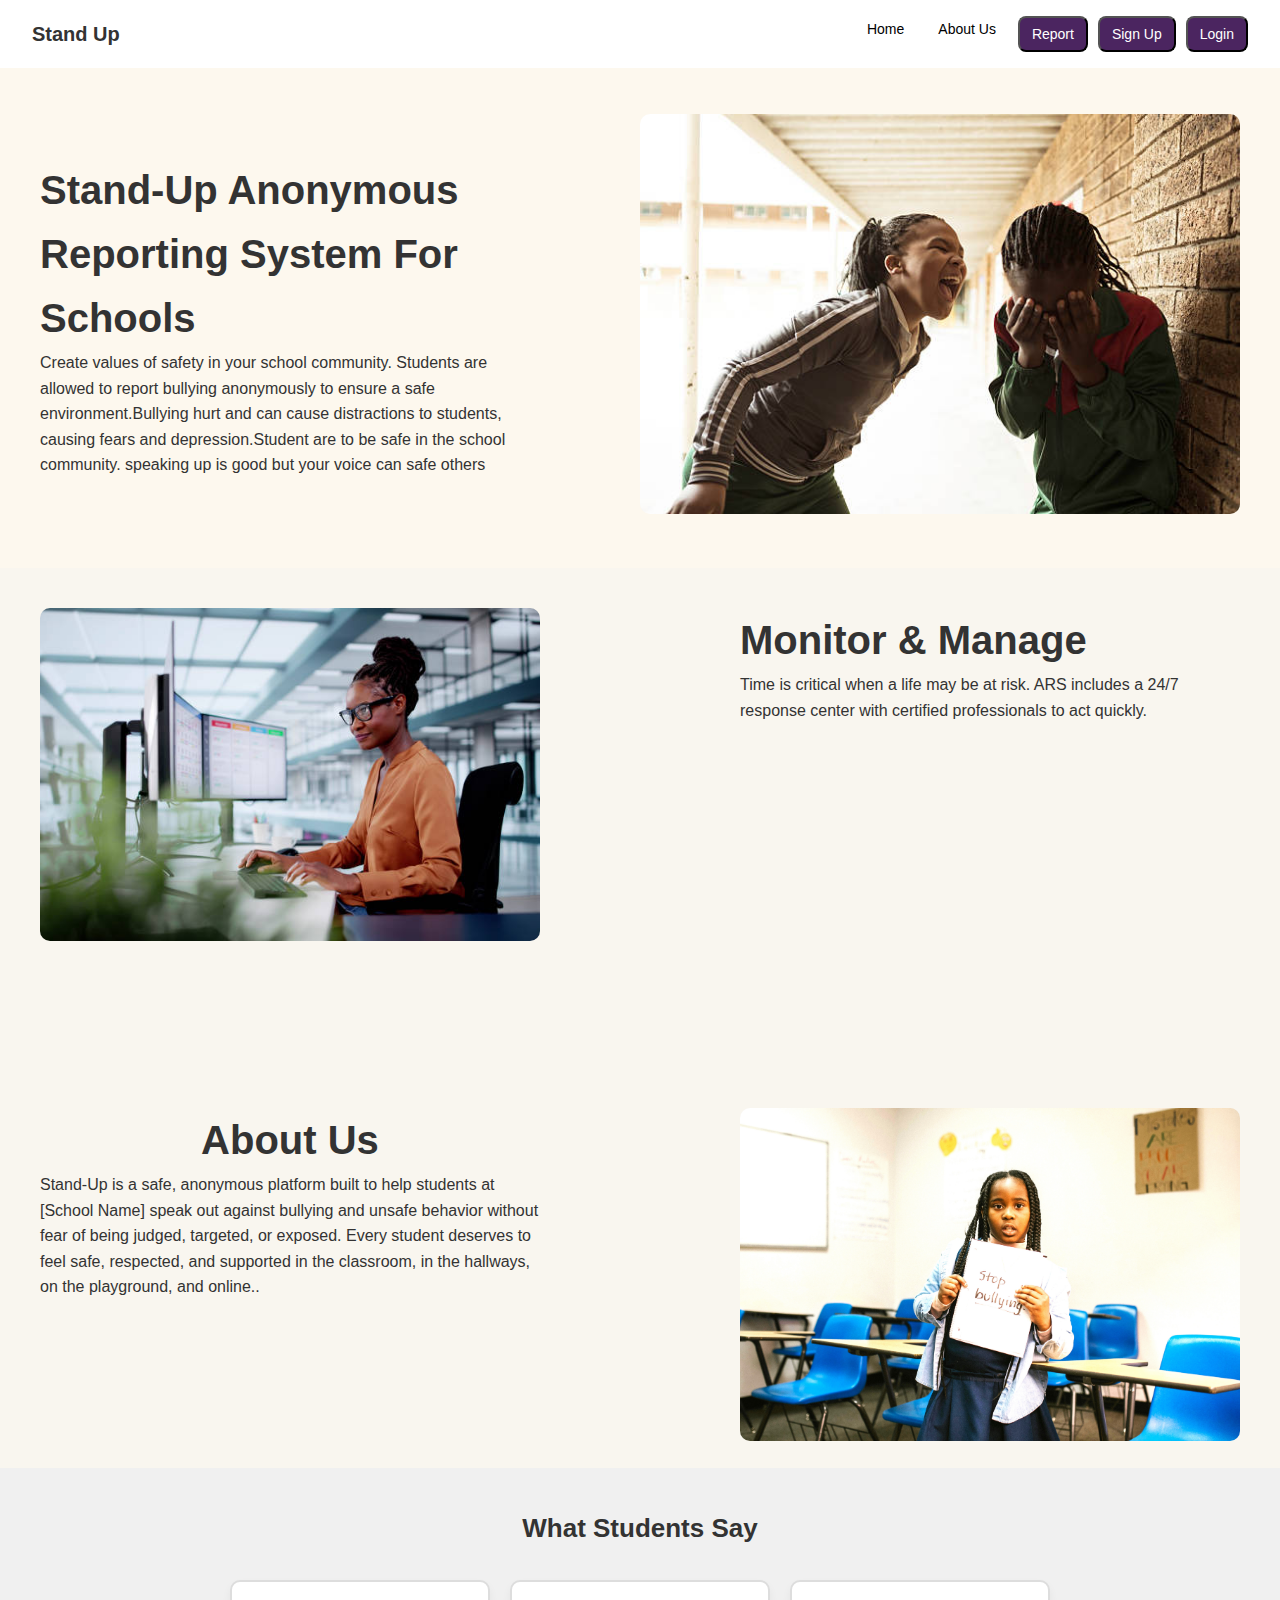
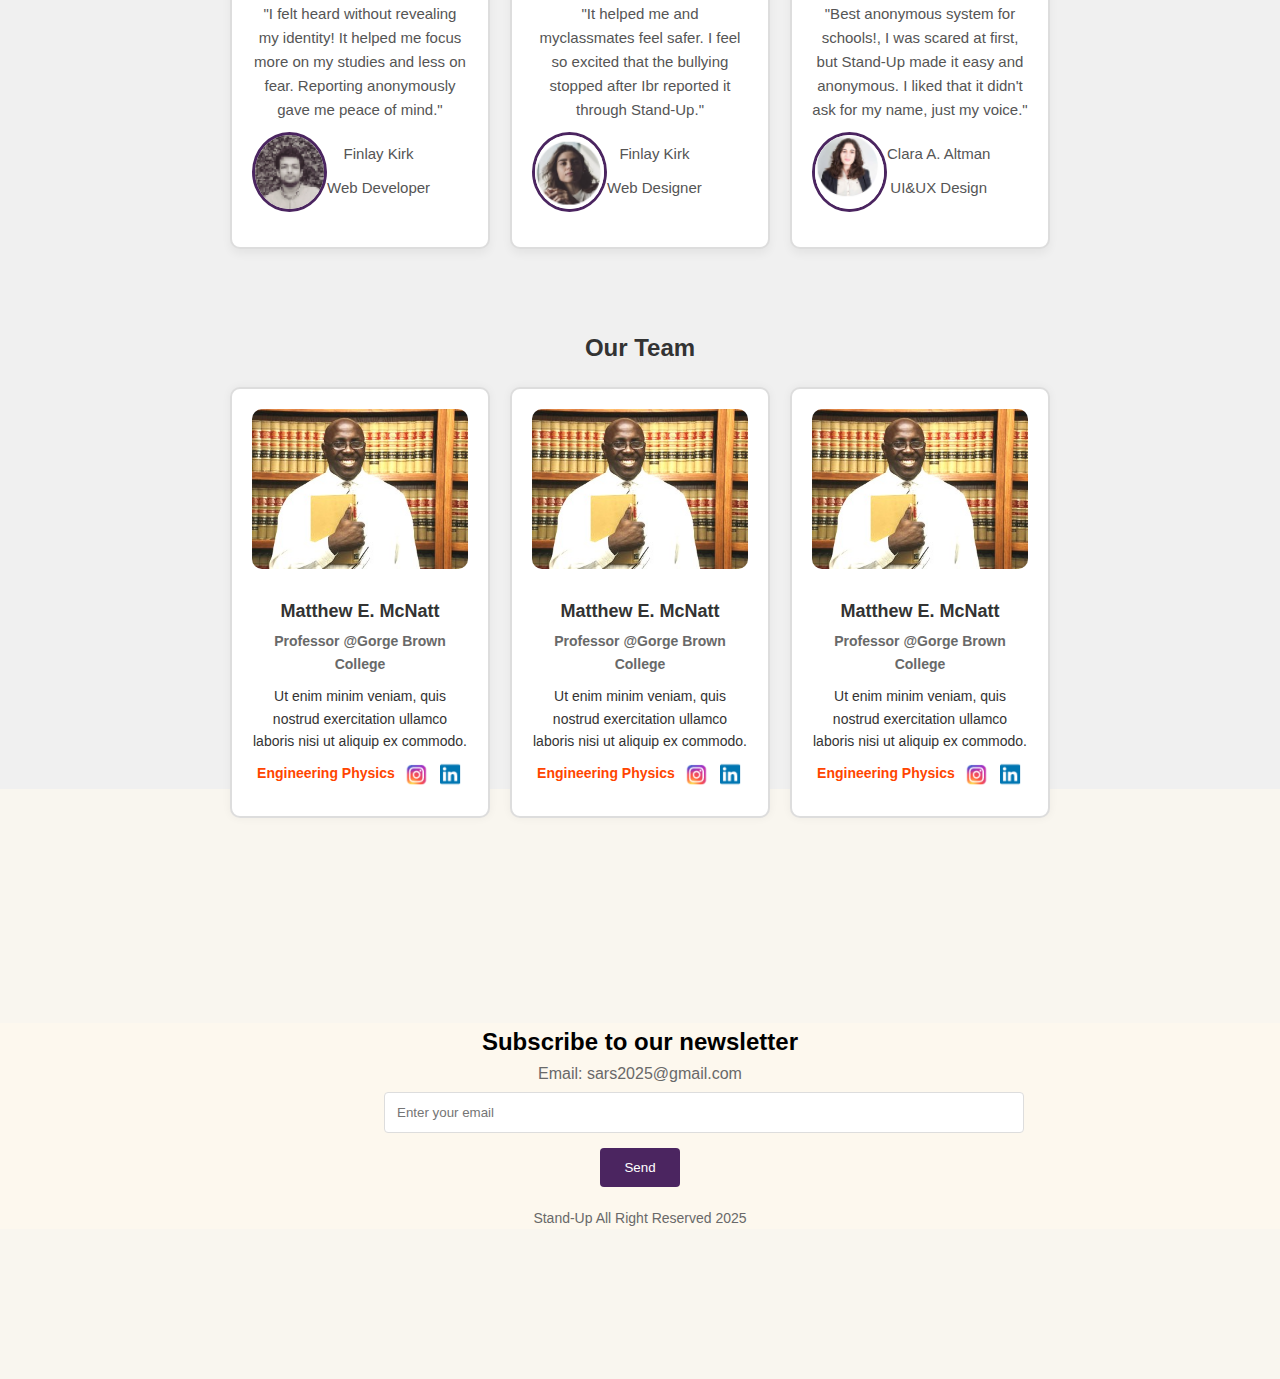
<file: index.html>
<!DOCTYPE html>
<html lang="en">
    <head>
        <meta charset="UTF-8" />
        <meta name="viewport" content="width=device-width, initial-scale=1.0"/>
        <title>Stand-Up | Anonymous Reporting</title>
        <link rel="stylesheet" href="./style.css">
    </head>
    <body>

        <header>
            <div class="logo">Stand Up</div>
            <div class="navs">
            <div><a href="./index.html">Home</a></div>
            <div><a href="./aboutus.html">About Us</a></div>
            <button class="btn"><a href="./report.html">Report</a></button>
            <button class="btn"><a href="./signup.html">Sign Up</a></button>
            <button class="btn"><a href="./login.html">Login</a></button>
            </div>
         </header>

        <section class="hero">
            <div class="text">
            <h1>Stand-Up Anonymous Reporting System For Schools</h1>
            <p>Create values of safety in your school community. Students are allowed to report bullying anonymously to ensure a safe environment.Bullying hurt and can
        cause distractions to students, causing fears and depression.Student are
        to be safe in the school community. speaking up is good but your voice
        can safe others</p>
            <!-- <button class="btn get-started"><a href="">>Get Started</a></button> -->
            </div>
            <div class="hero-img">
            <img src="./children.jpg" alt="Bullying scene">
            </div>
        </section>

        <section class="monitor">
            <div class="monitor-img">
            <img src="./monitor.jpg" alt="Monitor">
            </div>
            <div class="monitor-text">
            <h2>Monitor & Manage</h2>
            <p>Time is critical when a life may be at risk. ARS includes a 24/7 response center with certified professionals to act quickly.</p>
            </div>
        </section>

        <section class="about">
            <div class="about-text">
            <h2>About Us</h2>
            <p>Stand-Up is a safe, anonymous platform built to help students at [School Name] speak out against bullying and unsafe behavior without fear of being judged, targeted, or exposed. Every student deserves to feel safe, respected, and supported in the classroom, in the hallways, on the playground, and online..</p>
            </div>
            <div class="about-img">
            <img src="./pexels-rdne-6936396.jpg" alt="Stop bullying">
            </div>
        </section>

       <section class="testimonials">
            <h2>What Students Say</h2>
            <div class="testimonial-cards">
                <div class="card">
                    <p>"I felt heard without revealing my identity!
                        It helped me focus more on my studies and less on fear.
                        Reporting anonymously gave me peace of mind." </p>
                        <div class="mixed">
                            <img src="./kirk.png" alt="Finlay Kirk">
                             <div class="combine">
                                <p class="name">Finlay Kirk</p>
                                <p class="profession">Web Developer</p>
                             </div>
                        </div>
                </div>
                <div class="card">
                <p>"It helped me and myclassmates feel safer.
                    I feel so excited that the bullying stopped after Ibr reported it through Stand-Up." </p>
                    <div class="mixed">
                            <img src="./Screenshot 2025-06-19 091326.png" alt="Finlay Kirk">
                             <div class="combine">
                                <p class="name">Finlay Kirk</p>
                                <p class="profession">Web Designer</p>
                             </div>
                        </div>
                </div>
                <div class="card">
                <p>"Best anonymous system for schools!,
                    I was scared at first, but Stand-Up made it easy and  anonymous.
                    I liked that it didn't ask for my name, just my voice."
                </p>
                <div class="mixed">
                            <img src="./photos/Screenshot 2025-06-19 091416.png" alt="Finlay Kirk">
                             <div class="combine">
                                <p class="name">Clara A. Altman</p>
                                <p class="profession">UI&UX Design</p>
                             </div>
                        </div>
                </div>
            </div>
       </section>


        <section class="tracks">
            <h2>Our Team</h2>
            <div class="track-cards">
                <div class="track">
                    <img src="./Matthew.jpg" alt="Matthew" class="profile-img">
                    <h4>Matthew E. McNatt</h4>
                    <p class="title">Professor @Gorge Brown College</p>
                    <p class="desc">
                    Ut enim minim veniam, quis nostrud exercitation ullamco laboris nisi ut aliquip ex commodo.
                    </p>
                    <div class="pass">
                        <p class="dept">Engineering Physics</p>
                        <div class="imageholder">
                            <img src="./Screenshot 2025-06-27 182512.png" alt="LinkedIn icon">
                            <img src="./Screenshot 2025-06-27 182754.png" alt="Instagram icon">
                        </div>
                    </div>
                </div>
                <div class="track">
                    <img src="./Matthew.jpg" alt="Matthew" class="profile-img">
                    <h4>Matthew E. McNatt</h4>
                    <p class="title">Professor @Gorge Brown College</p>
                    <p class="desc">
                    Ut enim minim veniam, quis nostrud exercitation ullamco laboris nisi ut aliquip ex commodo.
                    </p>
                    <div class="pass">
                        <p class="dept">Engineering Physics</p>
                        <div class="imageholder">
                            <img src="./Screenshot 2025-06-27 182512.png" alt="LinkedIn icon">
                            <img src="./Screenshot 2025-06-27 182754.png" alt="Instagram icon">
                        </div>
                    </div>
                </div>
                <div class="track">
                    <img src="./Matthew.jpg" alt="Matthew" class="profile-img">
                    <h4>Matthew E. McNatt</h4>
                    <p class="title">Professor @Gorge Brown College</p>
                    <p class="desc">
                    Ut enim minim veniam, quis nostrud exercitation ullamco laboris nisi ut aliquip ex commodo.
                    </p>
                   <div class="pass">
                        <p class="dept">Engineering Physics</p>
                        <div class="imageholder">
                            <img src="./Screenshot 2025-06-27 182512.png" alt="LinkedIn icon">
                            <img src="./Screenshot 2025-06-27 182754.png" alt="Instagram icon">
                        </div>
                    </div>
                </div>
                </div>
                </div>
            </div>
        </section>

       <div class="newsletter-form">
        <h2>Subscribe to our newsletter</h2>
        <div class="email-group">
            <label>Email: sars2025@gmail.com</label>
            <input type="email" placeholder="Enter your email">
        </div>
        <button class="send-btn">Send</button>
        <p class="copyright">Stand-Up All Right Reserved 2025</p>
        </div>
         <script>
       document.addEventListener('DOMContentLoaded', function () {
            const subscribeBtn = document.getElementById('subscribeBtn');
            const emailInput = document.getElementById('emailInput');

            subscribeBtn.addEventListener('click', function () {
                const email = emailInput.value.trim();

                if (!email) {
                    alert('Please enter a valid email address.');
                    return;
                }

                let subscribers = JSON.parse(localStorage.getItem('subscribers')) || [];

                const emailExists = subscribers.includes(email.toLowerCase());

                if (emailExists) {
                    alert('You are already subscribed!');
                } else {
                subscribers.push(email.toLowerCase());
                    localStorage.setItem('subscribers', JSON.stringify(subscribers));
                    alert(`Thank you for subscribing, ${email}!`);
                    emailInput.value = '';
                }
            });
        });

        </script>
    </body>
</html>
</file>
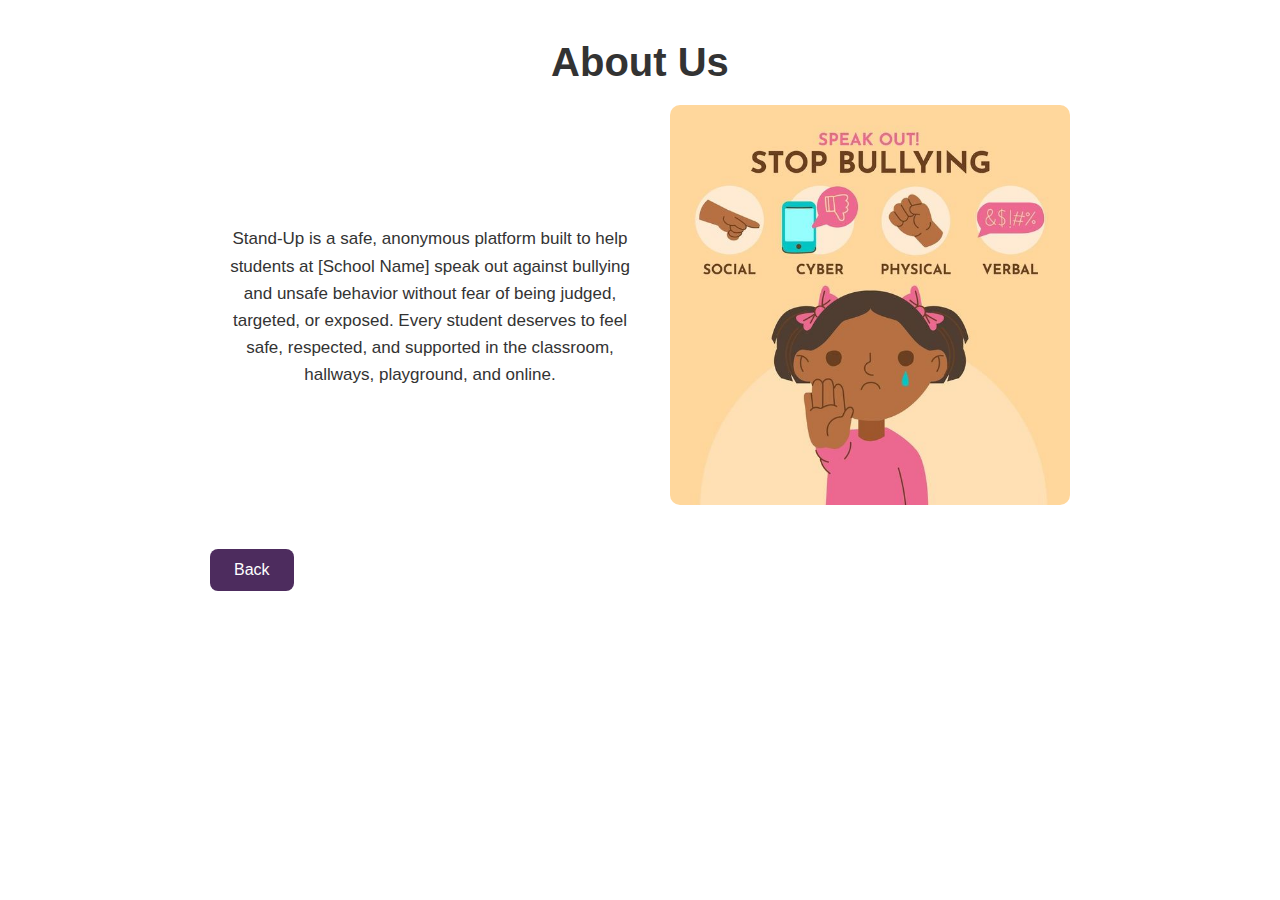
<file: aboutus.html>
<!DOCTYPE html>
<html lang="en">
    <head>
        <meta charset="UTF-8" />
        <meta name="viewport" content="width=device-width, initial-scale=1.0" />
        <title>About Us Page</title>
        <link rel="stylesheet" href="./aboutus.css" />
    </head>
    <body>
        <div class="container">
            <section class="about-section">
                <h2>About Us</h2>
                <div class="about-content">
                     <div class="text">
                         <p>Stand-Up is a safe, anonymous platform built to help students at [School Name] speak out against bullying and unsafe behavior without fear of being judged, targeted, or exposed. Every student deserves to feel safe, respected, and supported in the classroom, hallways, playground, and online.</p>
                    </div>
                    <div class="image-box">
                        <img src="./stop bullying.jpg" alt="Child crying" />
                     </div>
                </div>
            </section>
            <button id="backBtn" class="back-button">Back</button>
        </div>

        <script>
        document.getElementById('backBtn').addEventListener('click', function() {
         window.history.back();
});
        </script>
    </body>
</html>
</file>
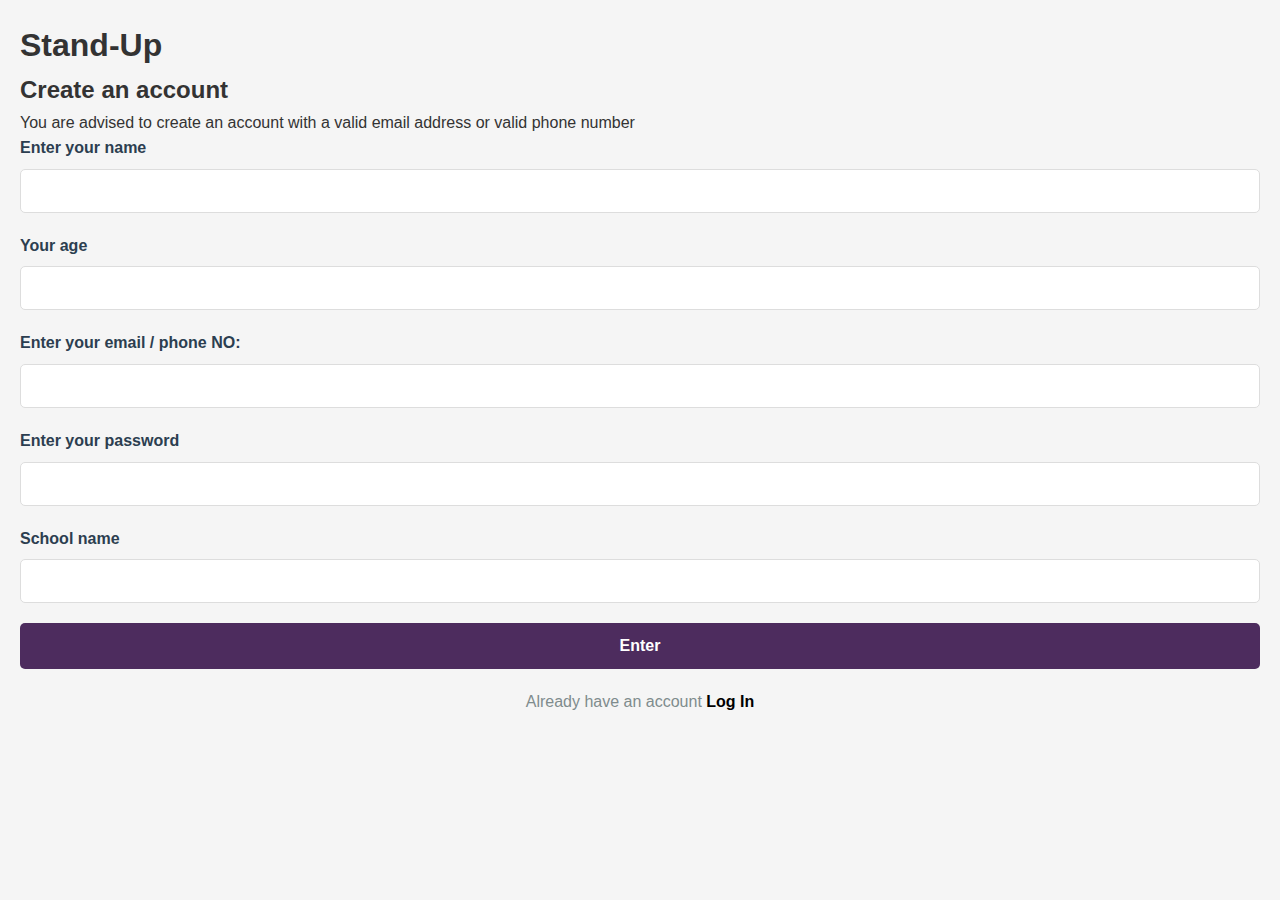
<file: getstarted.html>
<!DOCTYPE html>
<html lang="en">
<head>
    <meta charset="UTF-8">
    <meta name="viewport" content="width=device-width, initial-scale=1.0">
    <title>Stand-Up - Create Account</title>
    <link rel="stylesheet" href="./getstarted.css">
</head>
<body>
    <div class="box">
        <h1>Stand-Up</h1>
        <h2>Create an account</h2>
        <p class="advice">You are advised to create an account with a valid email address or valid phone number</p>
        
        <form id="registrationForm">
            <div class="form-group">
                <label for="name">Enter your name</label>
                <input type="text" id="name" name="name" required>
            </div>
            
            <div class="form-group">
                <label for="age">Your age</label>
                <input type="number" id="age" name="age" min="1" max="120" required>
            </div>
            
            <div class="form-group">
                <label for="emailPhone">Enter your email / phone NO:</label>
                <input type="text" id="emailPhone" name="emailPhone" required>
            </div>
            
            <div class="form-group">
                <label for="password">Enter your password</label>
                <input type="password" id="password" name="password" required>
            </div>
            
            <div class="form-group">
                <label for="school">School name</label>
                <input type="text" id="school" name="school" required>
            </div>
            
            <button type="submit" class="submit-btn">Enter</button>
        </form>
        
        <p class="login-link">Already have an account <a href="#" id="loginLink">Log In</a></p>
    </div>

    <script>
        document.addEventListener('DOMContentLoaded', function() {
    const registrationForm = document.getElementById('registrationForm');
    const loginLink = document.getElementById('loginLink');
    
    if (!localStorage.getItem('users')) {
        localStorage.setItem('users', JSON.stringify([]));
    }
    
    registrationForm.addEventListener('submit', function(e) {
        e.preventDefault();
        
        const name = document.getElementById('name').value;
        const age = document.getElementById('age').value;
        const emailPhone = document.getElementById('emailPhone').value;
        const password = document.getElementById('password').value;
        const school = document.getElementById('school').value;
        
        const user = {
            name,
            age,
            emailPhone,
            password,
            school
        };
        
        const users = JSON.parse(localStorage.getItem('users'));
        
        const userExists = users.some(u => u.emailPhone === emailPhone);
        
        if (userExists) {
            alert('An account with this email/phone already exists!');
            return;
        }
        
        users.push(user);
        
        localStorage.setItem('users', JSON.stringify(users));
        
        registrationForm.reset();
        
        alert('Account created successfully! You can now log in.');
    });
    
    loginLink.addEventListener('click', function(e) {
        e.preventDefault();
        alert('Login functionality would be designed here. For now, check the browser terminal to see stored users.');
        
        const users = JSON.parse(localStorage.getItem('users'));
        console.log('Stored users:', users);
    });
});
    </script>
</body>
</html>
</file>
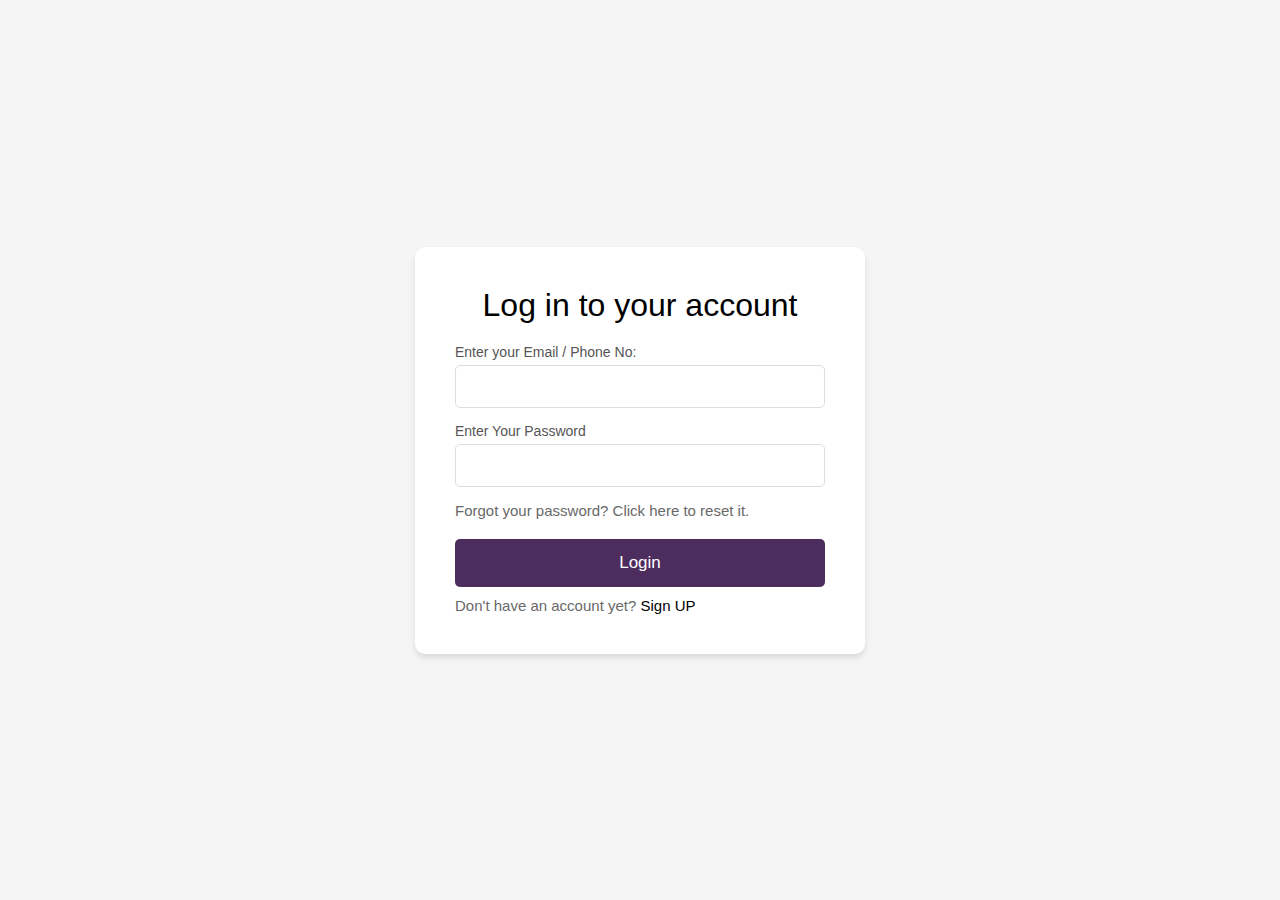
<file: login.html>
<!DOCTYPE html>
<html lang="en">
<head>
    <meta charset="UTF-8">
    <meta name="viewport" content="width=device-width, initial-scale=1.0">
    <title>Log In Page</title>
    <link rel="stylesheet" href="./login.css">
</head>
<body>
    <div class="login-container">
    <p class="subtitle">Log in to your account</p>
    
    <form id="loginForm">
      <div class="input-group">
        <label for="username">Enter your Email / Phone No:</label>
        <input type="text" id="username" name="username" required="">
      </div>
      
      <div class="input-group">
        <label for="password">Enter Your Password</label>
        <input type="password" id="password" name="password" required="">
      </div>
      
      <a href="#" class="forgot-password">Forgot your password? Click here to reset it.</a>
      
      <button type="submit" class="login-btn">Login</button>
    </form>
    
    <p class="signup-link">Don't have an account yet? <a href="signup.html">Sign UP</a></p>
  </div>

  <script>
     document.getElementById('loginForm').addEventListener('submit', function(e) {
  e.preventDefault();

  const username = document.getElementById('username').value;
  const password = document.getElementById('password').value;

  if (!username || !password) {
    alert('Please fill in all fields.');
    return;
  }

  const users = JSON.parse(localStorage.getItem('anonymousUsers')) || [];
  const user = users.find(u => u.username === username && u.password === password);

  if (user) {
    alert('Login successful!');
    window.location.href = "index.html"
  } else {
    alert('Invalid credentials. Please create an account.');
  }
});

function storeUser(username, password) {
  const users = JSON.parse(localStorage.getItem('anonymousUsers')) || [];
  users.push({ username, password });
  localStorage.setItem('anonymousUsers', JSON.stringify(users));
}

  </script>

</body>
</html>
</file>
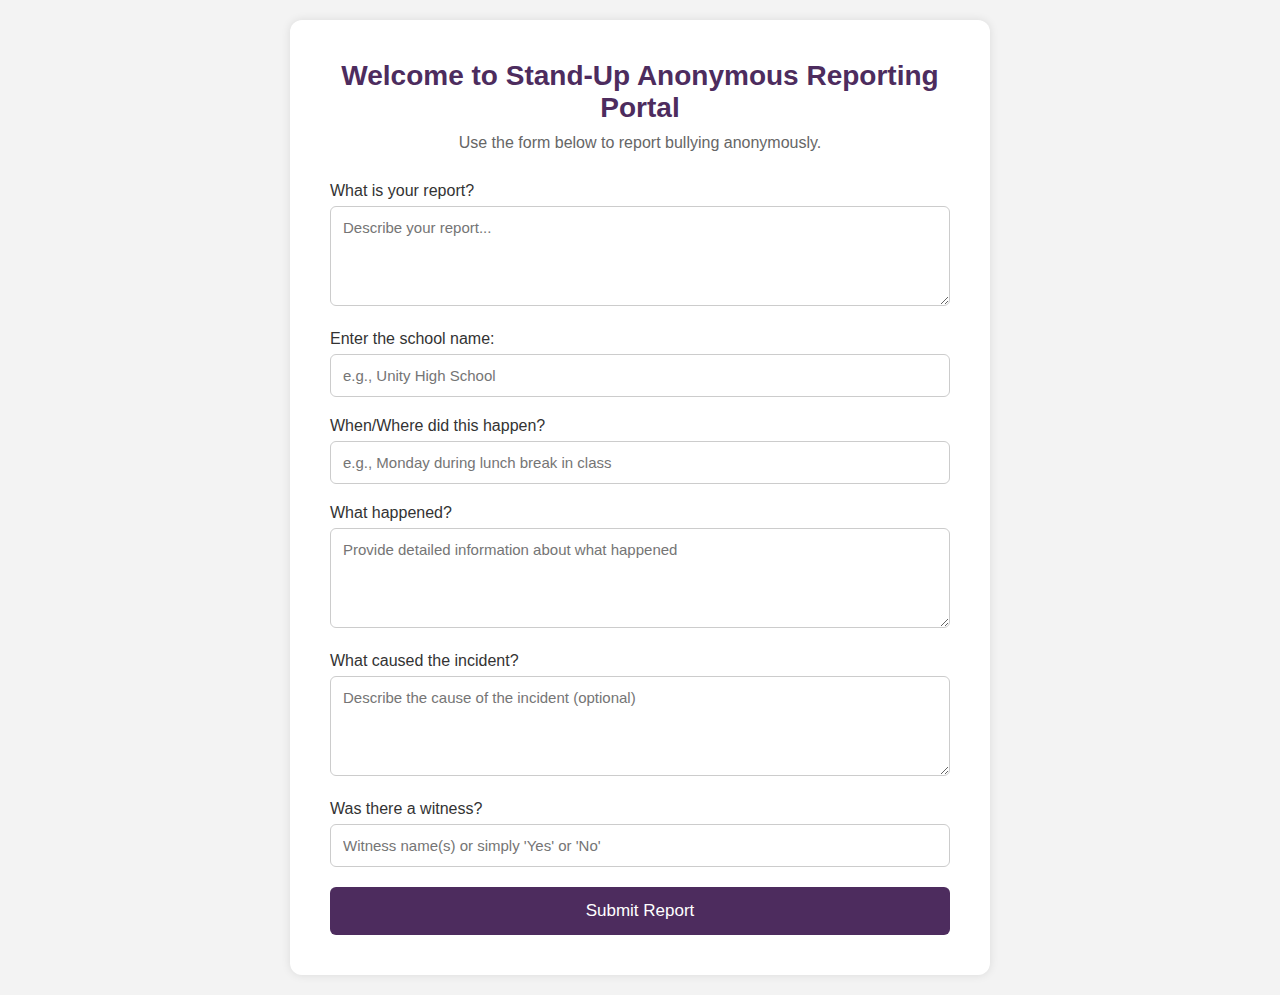
<file: report.html>
<!DOCTYPE html>
<html lang="en">
<head>
  <meta charset="UTF-8" />
  <meta name="viewport" content="width=device-width, initial-scale=1.0"/>
  <title>Stand-Up | Report Bullying</title>
  <link rel="stylesheet" href="./report.css" />
</head>
<body>
  <div class="box-container">
    <header>
      <h1>Welcome to Stand-Up Anonymous Reporting Portal</h1>
      <p>Use the form below to report bullying anonymously.</p>
    </header>

    <form id="reportForm">
      <div class="form-group">
        <label for="report">What is your report?</label>
        <textarea id="report" required placeholder="Describe your report..."></textarea>
      </div>

      <div class="form-group">
        <label for="school">Enter the school name:</label>
        <input type="text" id="school" required placeholder="e.g., Unity High School" />
      </div>

      <div class="form-group">
        <label for="caseDetails">When/Where did this happen?</label>
        <input type="text" id="caseDetails" required placeholder="e.g., Monday during lunch break in class" />
      </div>

      <div class="form-group">
        <label for="description">What happened?</label>
        <textarea id="description" required placeholder="Provide detailed information about what happened"></textarea>
      </div>

      <div class="form-group">
        <label for="cause">What caused the incident?</label>
        <textarea id="cause" placeholder="Describe the cause of the incident (optional)"></textarea>
      </div>

      <div class="form-group">
        <label for="witness">Was there a witness?</label>
        <input type="text" id="witness" placeholder="Witness name(s) or simply 'Yes' or 'No'" />
      </div>

      <button type="submit" class="submit-btn">Submit Report</button>
    </form>
  </div>

  <script>
    document.getElementById('reportForm').addEventListener('submit', function (e) {
      e.preventDefault();

      const reportData = {
        report: document.getElementById('report').value.trim(),
        school: document.getElementById('school').value.trim(),
        incidentDetails: document.getElementById('caseDetails').value.trim(),
        description: document.getElementById('description').value.trim(),
        cause: document.getElementById('cause').value.trim(),
        witness: document.getElementById('witness').value.trim(),
        timestamp: new Date().toISOString()
      };

      if (!reportData.report || !reportData.school || !reportData.incidentDetails || !reportData.description) {
        alert('Please fill in all required fields.');
        return;
      }

      saveReport(reportData);
      this.reset();
      alert('Report submitted successfully!');
      window.location.href = 'index.html';
    });

    function saveReport(data) {
      const reports = JSON.parse(localStorage.getItem('reports')) || [];
      reports.push(data);
      localStorage.setItem('reports', JSON.stringify(reports));
    }
  </script>
</body>
</html>
</file>
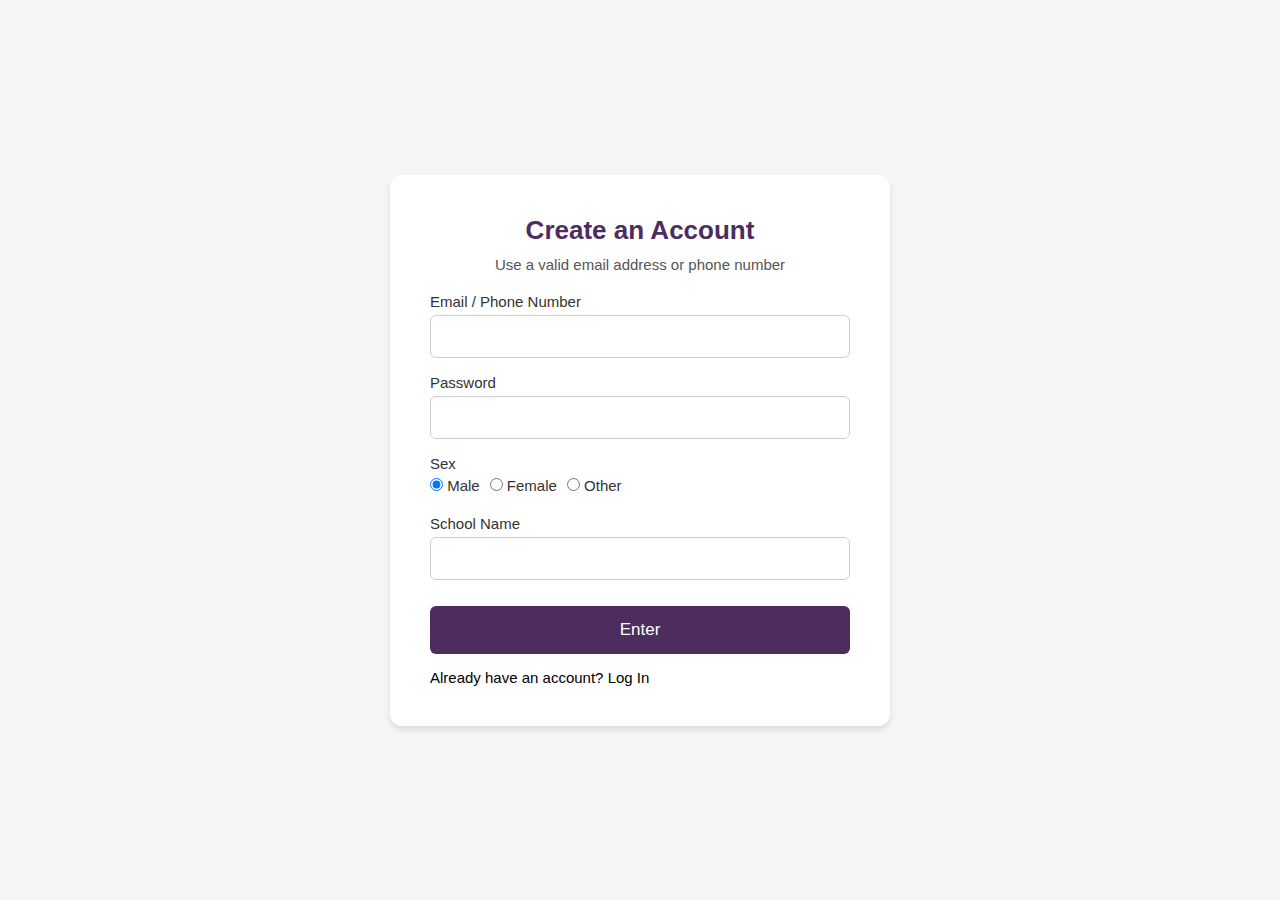
<file: signup.html>
<!DOCTYPE html>
<html lang="en">
<head>
  <meta charset="UTF-8" />
  <meta name="viewport" content="width=device-width, initial-scale=1.0" />
  <title>Get Started Page</title>
  <link rel="stylesheet" href="./signup.css" />
</head>
<body>
  <div class="container">
    <header>
      <h2>Create an Account</h2>
      <p class="info">Use a valid email address or phone number</p>
    </header>

    <form id="signupForm">
      <div class="form-group">
        <label for="contact">Email / Phone Number</label>
        <input type="text" id="contact" name="contact" required />
      </div>

      <div class="form-group">
        <label for="password">Password</label>
        <input type="password" id="password" name="password" required />
      </div>

      <div class="form-group">
        <label>Sex</label>
        <div class="radio-group">
          <label><input type="radio" name="sex" value="Male" checked /> Male</label>
          <label><input type="radio" name="sex" value="Female" /> Female</label>
          <label><input type="radio" name="sex" value="Other" /> Other</label>
        </div>
      </div>

      <div class="form-group">
        <label for="school">School Name</label>
        <input type="text" id="school" name="school" required />
      </div>

      <button type="submit" class="submit-btn">Enter</button>
    </form>

    <p class="login-link">Already have an account? <a href="login.html" id="loginLink">Log In</a></p>
  </div>

  <script>
    document.addEventListener('DOMContentLoaded', function () {
      const signupForm = document.getElementById('signupForm');
      const loginLink = document.getElementById('loginLink');

      // Create empty array if not already in localStorage
      if (!localStorage.getItem('anonymousStudents')) {
        localStorage.setItem('anonymousStudents', JSON.stringify([]));
      }

      // Generate anonymous ID
      function generateAnonymousId() {
        return 'STU-' + Math.random().toString(36).substr(2, 9).toUpperCase();
      }

      signupForm.addEventListener('submit', function (e) {
        e.preventDefault();

        const contact = document.getElementById('contact').value.trim();
        const password = document.getElementById('password').value.trim();
        const sex = document.querySelector('input[name="sex"]:checked')?.value;
        const school = document.getElementById('school').value.trim();

        if (!contact || !password || !sex || !school) {
          alert('Please fill in all fields.');
          return;
        }

        const student = {
          id: generateAnonymousId(),
          contact,
          password,
          sex,
          school,
          timestamp: new Date().toISOString()
        };

        const existingStudents = JSON.parse(localStorage.getItem('anonymousStudents'));
        const contactExists = existingStudents.some(s => s.contact === contact);

        if (contactExists) {
          alert('This email or phone number is already registered.');
          return;
        }

        existingStudents.push(student);
        localStorage.setItem('anonymousStudents', JSON.stringify(existingStudents));

        alert('Account created successfully! Your anonymous ID is: ' + student.id);
        signupForm.reset();
      });
    });
  </script>
</body>
</html>
</file>
<file: style.css>
* {
  margin: 0;
  padding: 0;
  box-sizing: border-box;
}
body {
  font-family: Arial, sans-serif;
  background: #f9f6ef;
  color: #333;
  line-height: 1.6;
}
header {
  background: #fff;
  padding: 1rem 2rem;
  display: flex;
  justify-content: space-between;
  align-items: center;
  /* flex-wrap: wrap; */
}
.logo {
  font-size: 20px;
  font-weight: bold;
}
.navs {
  display: flex;
  gap: 10px;
  flex-wrap: wrap;
}
.navs a {
  text-decoration: none;
  color: black;
  padding: 8px 12px;
  font-size: 14px;
}
.navs:hover {
    cursor: pointer;
    transition: all 450ms;
}
.btn {
     display: flex;
  gap: 10px;
  flex-wrap: wrap;
  background-color: #4b2560;
  border-radius: 8px;
}
.btn a {
    text-decoration: none;
    color: white;
}
.btn:hover {
    cursor: pointer;
    transition: all 450ms;
}

.hero {
  height: 500px;
  width: 100%;
  display: flex;
  justify-content: space-between;
  padding: 40px;
  background-color: #fdf8ee;
  align-items: center;
}
.hero .text {
  width: 50%;;
  min-width: 300px;
}
.text h1 {
    font-size: 40px;
    width: 500px;
}
.text p {
    width: 500px;
}
.hero-img img {
  width: 100%;
  max-width: 600px;
  border-radius: 10px;
}
.monitor {
  display: flex;
  justify-content: space-between;
  padding: 40px;
  gap: 20px;
  height: 500px;
}
.monitor-img img {
  width: 100%;
  max-width: 500px;
  border-radius: 10px;
}
.monitor h2 {
    font-size: 40px;
    width: 500px;
}
.monitor p {
    width: 500px;
}
.about {
    display: flex;
  justify-content: space-between;
  padding: 40px;
  gap: 20px;
  height: 400px;
}
.about-text {
    
}
.about-text h2 {
     font-size: 40px;
    width: 500px;
    justify-content: center;
    align-items: center;
    text-align: center;
}
.about-text p {
    width: 500px;
}
.about-img img {
  width: 100%;
  max-width: 500px;
  border-radius: 10px;
}
.testimonials {
  background-color: #f0f0f0;
  padding: 40px 20px;
  text-align: center;
}

.testimonials h2 {
  font-size: 26px;
  margin-bottom: 30px;
  color: #333;
}

.testimonial-cards {
  display: flex;
  flex-wrap: wrap;
  justify-content: center;
  gap: 20px;
}

.testimonial-cards .card {
  background-color: #fff;
  border-radius: 10px;
  width: 260px;
  padding: 20px;
  box-shadow: 0 5px 10px rgba(0, 0, 0, 0.05);
  transition: transform 0.3s ease;
  text-align: center;
  border: 2px solid #ddd;
}
.mixed {
    display: flex;
    /* justify-content: center; */
}
.combine {
    margin-top: 10px;
}

.testimonial-cards .card img {
  width: 75px;
  height: 80px;
  object-fit: cover;
  border-radius: 50%;
  margin-bottom: 15px;
  border: 3px solid #4b2560;
}

.testimonial-cards .card p {
  font-size: 15px;
  color: #555;
  margin-bottom: 10px;
}

.testimonial-cards .card strong {
  color: #4b2560;
  font-size: 14px;
}

.tracks {
   width: 100%;
  height: 500px;
  text-align: center;
  padding: 40px;
  margin-bottom: 30%;
  background-color: #f0f0f0;
  /* border: 1px solid #add; */
}
.track-cards {
  display: flex;
  flex-wrap: wrap;
  gap: 20px;
  justify-content: center;
  margin-top: 20px;
}

.track {
  background-color: #ffffff;
  border-radius: 10px;
  box-shadow: 0 0 10px rgba(0,0,0,0.05);
  padding: 20px;
  width: 260px;
  text-align: center;
  border: 2px solid #ddd;
}

.track .profile-img {
  width: 100%;
  height: 160px;
  object-fit: cover;
  border-radius: 10px;
  margin-bottom: 10px;
}

.track h4 {
  font-size: 18px;
  margin: 10px 0 5px;
}

.track .title {
  font-weight: bold;
  font-size: 14px;
  color: dimgrey;
}

.track .desc {
  font-size: 14px;
  margin: 10px 0;
}
.pass {
    display: flex;
    justify-content: space-around;
}

.track .dept {
  font-size: 14px;
  font-weight: bold;
  color: orangered;
  margin-bottom: 10px;
}

.imageholder {
  display: flex;
  justify-content: center;
  gap: 10px;
  margin-bottom: 10px;
}

.imageholder img {
  width: 24px;
  height: 24px;
  object-fit: contain;
}

.newsletter-form {
  width: 100%;
  display: flex;
  flex-direction: column;
  /* height: 200px; */
  /* margin-bottom: 100%; */
  padding: 20px auto;
  background-color: #fdf8ee;
  color: black;
  text-align: center;
  position: relative;
  top: -150px;

}

.email-group {
  margin-bottom: 15px; 
  display: flex;
  flex-direction: column;
  text-align: center;
  color: dimgrey;
}

input[type="email"] {
  width: 50%;
  padding: 12px;
  border: 1px solid #ddd;
  border-radius: 4px;
  margin-top: 5px;
  margin-left: 30%;
  /* text-align: center; */
}

.send-btn {
  padding: 12px 24px;
  background-color: #4b2560;
  color: white;
  border: none;
  border-radius: 4px;
  align-self: center; 
}
.send-btn:hover {
   cursor: pointer; 
   transition: all 450ms; 
}

.copyright {
  margin-top: 20px;
  color: dimgrey;
  font-size: 14px;
}
@media (min-width: 768px) and (max-width: 1024px) {
  .hero,
  .monitor,
  .about {
    flex-direction: column;
    align-items: center;
    height: auto;
    padding: 30px 20px;
  }

  .hero .text,
  .monitor h2,
  .monitor p,
  .about-text,
  .about-text h2,
  .about-text p {
    width: 90%;
    text-align: center;
  }

  .text h1,
  .monitor h2,
  .about-text h2 {
    font-size: 32px;
  }

  .text p,
  .monitor p,
  .about-text p {
    font-size: 16px;
  }

  .hero-img img,
  .monitor-img img,
  .about-img img {
    max-width: 90%;
    height: auto;
  }

  .navs {
    flex-wrap: wrap;
    justify-content: center;
  }

  input[type="email"] {
    width: 70%;
    margin-left: 0;
  }

  .track-cards,
  .testimonial-cards {
    justify-content: center;
  }
}

@media (max-width: 767px) {
  header {
    flex-direction: column;
    align-items: flex-start;
  }

  .hero,
  .monitor,
  .about {
    flex-direction: column;
    align-items: center;
    padding: 20px 10px;
    height: auto;
    text-align: center;
  }

  .hero .text,
  .monitor h2,
  .monitor p,
  .about-text h2,
  .about-text p {
    width: 100%,
  }

  .text h1 {
    font-size: 24px;
    width: 100%;
  }

  .text p,
  .monitor p,
  .about-text p {
    font-size: 15px;
    width: 100%;
  }

  .hero-img img,
  .monitor-img img,
  .about-img img {
    width: 100%;
    height: auto;
  }

  .navs {
    flex-direction: column;
    align-items: flex-start;
    gap: 10px;
  }

  .btn {
    flex-direction: column;
    width: 100%;
  }

  input[type="email"] {
    width: 90%;
    margin-left: 0;
  }

  .testimonial-cards,
  .track-cards {
    flex-direction: column;
    align-items: center;
  }

  .track,
  .testimonial-cards .card {
    width: 90%;
  }

  .pass {
    flex-direction: column;
    gap: 10px;
    align-items: center;
  }

  .send-btn {
    width: 90%;
  }
}
</file>
<file: aboutus.css>
* {
  margin: 0;
  padding: 0;
  box-sizing: border-box;
}
body {
  font-family: Arial, sans-serif;
  background-color: #fff;
  color: #333;
  padding: 20px;
}
.container {
  max-width: 900px;
  margin: 0 auto;
  padding: 20px;
}
.about-section {
  text-align: center;
  margin-bottom: 20px;
}

.about-section h2 {
  font-size: 40px;
  font-weight: bold;
  margin-bottom: 20px;
}
.about-content {
  display: flex;
  flex-direction: row;
  align-items: center;
  justify-content: center;
  gap: 20px;
}
.text {
  flex: 1;
  font-size: 17px;
  line-height: 1.6;
  padding: 10px;
}
.image-box {
  flex: 1;
  max-width: 400px;
}

.image-box img {
  width: 100%;
  height: auto;
  border-radius: 10px;
}
.back-button {
  background-color: #4d2c5e;
  color: #fff;
  padding: 12px 24px;
  border: none;
  border-radius: 8px;
  font-size: 1rem;
  cursor: pointer;
  display: inline-block;
  margin-top: 20px;
  transition: background-color 0.3s ease;
}

.back-button:hover {
  background-color: orange;
}

@media (max-width: 768px) {
  .about-content {
    flex-direction: column;
  }
  .image-box {
    max-width: 100%;
  }
  h2 {
    font-size: 1.5rem;
  }
}
</file>
<file: getstarted.css>
* {
    margin: 0;
    padding: 0;
    box-sizing: border-box;
    font-family: Aral, sans-serif;
}

body {
    background-color: #f5f5f5;
    color: #333;
    line-height: 1.6;
    padding: 20px;
}

.container {
    max-width: 600px;
    margin: 0 auto;
    background: white;
    padding: 30px;
    border-radius: 10px;
    box-shadow: 0 4px 8px rgba(0, 0, 0, 0.1);
}

header {
    text-align: center;
    margin-bottom: 30px;
}

header h1 {
    color: #2c3e50;
    font-size: 2.5rem;
    margin-bottom: 10px;
}

header h2 {
    color: #2c3e50;
    font-size: 1.8rem;
    margin-bottom: 15px;
}

.info {
    color: #7f8c8d;
    font-style: italic;
    margin-bottom: 20px;
}
.form-group {
    margin-bottom: 20px;
}

label {
    display: block;
    margin-bottom: 8px;
    font-weight: 600;
    color: #2c3e50;
}

input[type="text"],
input[type="number"],
input[type="password"] {
    width: 100%;
    padding: 12px;
    border: 1px solid #ddd;
    border-radius: 5px;
    font-size: 16px;
    transition: border-color 0.3s;
}

input[type="text"]:focus,
input[type="number"]:focus,
input[type="password"]:focus {
    /* border-color: #3498db; */
    outline: none;
}

.radio-group {
    display: flex;
    gap: 20px;
    margin-top: 8px;
}

.radio-group label {
    display: flex;
    align-items: center;
    gap: 8px;
    font-weight: normal;
    cursor: pointer;
}

.submit-btn {
    width: 100%;
    padding: 14px;
    background-color: #4d2c5e;
    color: white;
    border: none;
    border-radius: 5px;
    font-size: 16px;
    font-weight: 600;
    cursor: pointer;
    transition: background-color 0.3s;
}

.submit-btn:hover {
    background-color: orange;
}

.login-link {
    text-align: center;
    margin-top: 20px;
    color: #7f8c8d;
}

.login-link a {
    color: black;
    text-decoration: none;
    font-weight: 600;
}

.login-link a:hover {
    text-decoration: underline;
}

@media (max-width: 480px) {
    .container {
        padding: 20px;
    }
    
    .radio-group {
        flex-direction: column;
        gap: 8px;
    }
}
</file>
<file: login.css>
* {
  margin: 0;
  padding: 0;
  box-sizing: border-box;
  font-family: Arial, sans-serif;
}

body {
  background-color: #f5f5f5;
  display: flex;
  justify-content: center;
  align-items: center;
  min-height: 100vh;
  padding: 20px;
  font-family: Arial, San-serif;
}

.login-container {
  background: white;
  border-radius: 10px;
  box-shadow: 0 4px 6px rgba(0, 0, 0, 0.1);
  padding: 30px;
  width: 100%;
  max-width: 400px;
  text-align: center;
}

.subtitle {
  color: black;
  margin-bottom: 20px;
  font-size: 30px;
}

.input-group {
  margin-bottom: 15px;
  text-align: left;
}

label {
  display: block;
  margin-bottom: 5px;
  color: #555;
  font-size: 14px;
}

input {
  width: 100%;
  padding: 10px;
  border: 1px solid #ddd;
  border-radius: 5px;
  font-size: 14px;
}

.forgot-password {
  display: flex;
  margin-bottom: 20PX;
  color: dimgrey;
  font-size: 14px;
  text-decoration: none;
}

.login-btn {
  width: 100%;
  padding: 12px;
  background-color: #4d2c5e ;
  color: white;
  border: none;
  border-radius: 5px;
  font-size: 16px;
  cursor: pointer;
  transition: background-color 0.3s;
}

.login-btn:hover {
  background-color: lightblue;
}

.signup-link {
  text-align: left;
  font-size: 14px;
  margin-top: 10px;
  color: dimgrey;
}

.signup-link a {
  color: black;
  text-decoration: none;
}

@media screen and (max-width: 767px) {
  body {
    padding: 10px;
    flex-direction: column;
  }

  .login-container {
    padding: 20px;
    max-width: 100%;
    box-shadow: none;
    border-radius: 0;
  }

  .subtitle {
    font-size: 24px;
  }

  input {
    font-size: 13px;
    padding: 8px;
  }

  .login-btn {
    padding: 10px;
    font-size: 15px;
  }

  .forgot-password,
  .signup-link {
    font-size: 13px;
  }
}

@media screen and (min-width: 768px) {
  body {
    padding: 40px;
  }

  .login-container {
    padding: 40px;
    max-width: 450px;
  }

  .subtitle {
    font-size: 32px;
  }

  input {
    font-size: 15px;
    padding: 12px;
  }

  .login-btn {
    padding: 14px;
    font-size: 17px;
  }

  .forgot-password,
  .signup-link {
    font-size: 15px;
  }
}
</file>
<file: report.css>
* {
  margin: 0;
  padding: 0;
  box-sizing: border-box;
  font-family: 'Segoe UI', sans-serif;
}

body {
  background-color: #f3f3f3;
  padding: 20px;
  display: flex;
  justify-content: center;
  align-items: flex-start;
  min-height: 100vh;
}

.box-container {
  background-color: #fff;
  padding: 30px;
  border-radius: 10px;
  width: 100%;
  max-width: 600px;
  box-shadow: 0 0 10px rgba(0, 0, 0, 0.1);
}

header {
  text-align: center;
  margin-bottom: 30px;
}

header h1 {
  color: #4d2c5e;
  font-size: 24px;
  margin-bottom: 10px;
}

header p {
  color: #666;
  font-size: 14px;
}

form .form-group {
  margin-bottom: 20px;
}

label {
  display: block;
  margin-bottom: 6px;
  font-weight: 500;
  color: #333;
}

input[type="text"],
textarea {
  width: 100%;
  padding: 10px;
  font-size: 14px;
  border: 1px solid #ccc;
  border-radius: 6px;
  resize: vertical;
}

textarea {
  min-height: 100px;
}

.submit-btn {
  background-color: #4d2c5e;
  color: white;
  border: none;
  padding: 12px 20px;
  width: 100%;
  border-radius: 6px;
  font-size: 16px;
  cursor: pointer;
  transition: background-color 0.3s;
}

.submit-btn:hover {
  background-color: #653d7c;
}


@media (max-width: 600px) {
  body {
    padding: 10px;
    flex-direction: column;
  }

  .box-container {
    padding: 20px;
    border-radius: 8px;
    box-shadow: none;
    max-width: 100%;
  }

  header h1 {
    font-size: 18px;
  }

  header p {
    font-size: 13px;
  }

  input[type="text"],
  textarea {
    font-size: 13px;
    padding: 8px;
  }

  .submit-btn {
    font-size: 14px;
    padding: 10px;
  }
}


@media (min-width: 1024px) {
  .box-container {
    padding: 40px;
    max-width: 700px;
    border-radius: 12px;
  }

  header h1 {
    font-size: 28px;
  }

  header p {
    font-size: 16px;
  }

  input[type="text"],
  textarea {
    font-size: 15px;
    padding: 12px;
  }

  .submit-btn {
    font-size: 17px;
    padding: 14px;
  }
}
</file>
<file: signup.css>
* {
  margin: 0;
  padding: 0;
  box-sizing: border-box;
  font-family: Arial, sans-serif;
}

body {
  background-color: #f5f5f5;
  display: flex;
  justify-content: center;
  align-items: center;
  min-height: 100vh;
  padding: 20px;
}

.container {
  background: white;
  padding: 30px;
  border-radius: 10px;
  box-shadow: 0 4px 6px rgba(0, 0, 0, 0.1);
  width: 100%;
  max-width: 420px;
}

header h2 {
  text-align: center;
  color: #4d2c5e;
  margin-bottom: 10px;
}

.info {
  text-align: center;
  margin-bottom: 20px;
  font-size: 14px;
  color: #555;
}

.form-group {
  margin-bottom: 16px;
}

label {
  display: block;
  margin-bottom: 5px;
  color: #333;
  font-size: 14px;
}

input[type="text"],
input[type="password"] {
  width: 100%;
  padding: 10px;
  border: 1px solid #ccc;
  border-radius: 6px;
  font-size: 14px;
}

.radio-group {
  display: flex;
  gap: 10px;
  margin-top: 5px;
}

.radio-group label {
  font-size: 14px;
}

.submit-btn {
  width: 100%;
  padding: 12px;
  background-color: #4d2c5e;
  color: white;
  border: none;
  border-radius: 6px;
  font-size: 16px;
  cursor: pointer;
  margin-top: 10px;
  transition: background-color 0.3s;
}

.submit-btn:hover {
  background-color: #653d7c;
}

.login-link {
  text-align: center;
  margin-top: 15px;
  font-size: 14px;
  text-align: left;
  
}

.login-link a {
  color: black;
  text-decoration: none;
}


@media (max-width: 600px) {
  body {
    padding: 10px;
    align-items: flex-start;
  }

  .container {
    padding: 20px;
    border-radius: 8px;
    max-width: 100%;
    box-shadow: none;
  }

  header h2 {
    font-size: 20px;
  }

  .info {
    font-size: 13px;
  }

  label,
  .radio-group label {
    font-size: 13px;
  }

  input[type="text"],
  input[type="password"] {
    padding: 8px;
    font-size: 13px;
  }

  .submit-btn {
    font-size: 15px;
    padding: 10px;
  }

  .login-link {
    font-size: 13px;
    text-align: center;
  }
}


@media (min-width: 1024px) {
  body {
    padding: 40px;
  }

  .container {
    padding: 40px;
    max-width: 500px;
    border-radius: 12px;
  }

  header h2 {
    font-size: 26px;
  }

  .info {
    font-size: 15px;
  }

  label,
  .radio-group label {
    font-size: 15px;
  }

  input[type="text"],
  input[type="password"] {
    padding: 12px;
    font-size: 15px;
  }

  .submit-btn {
    font-size: 17px;
    padding: 14px;
  }

  .login-link {
    font-size: 15px;
  }
}
</file>
